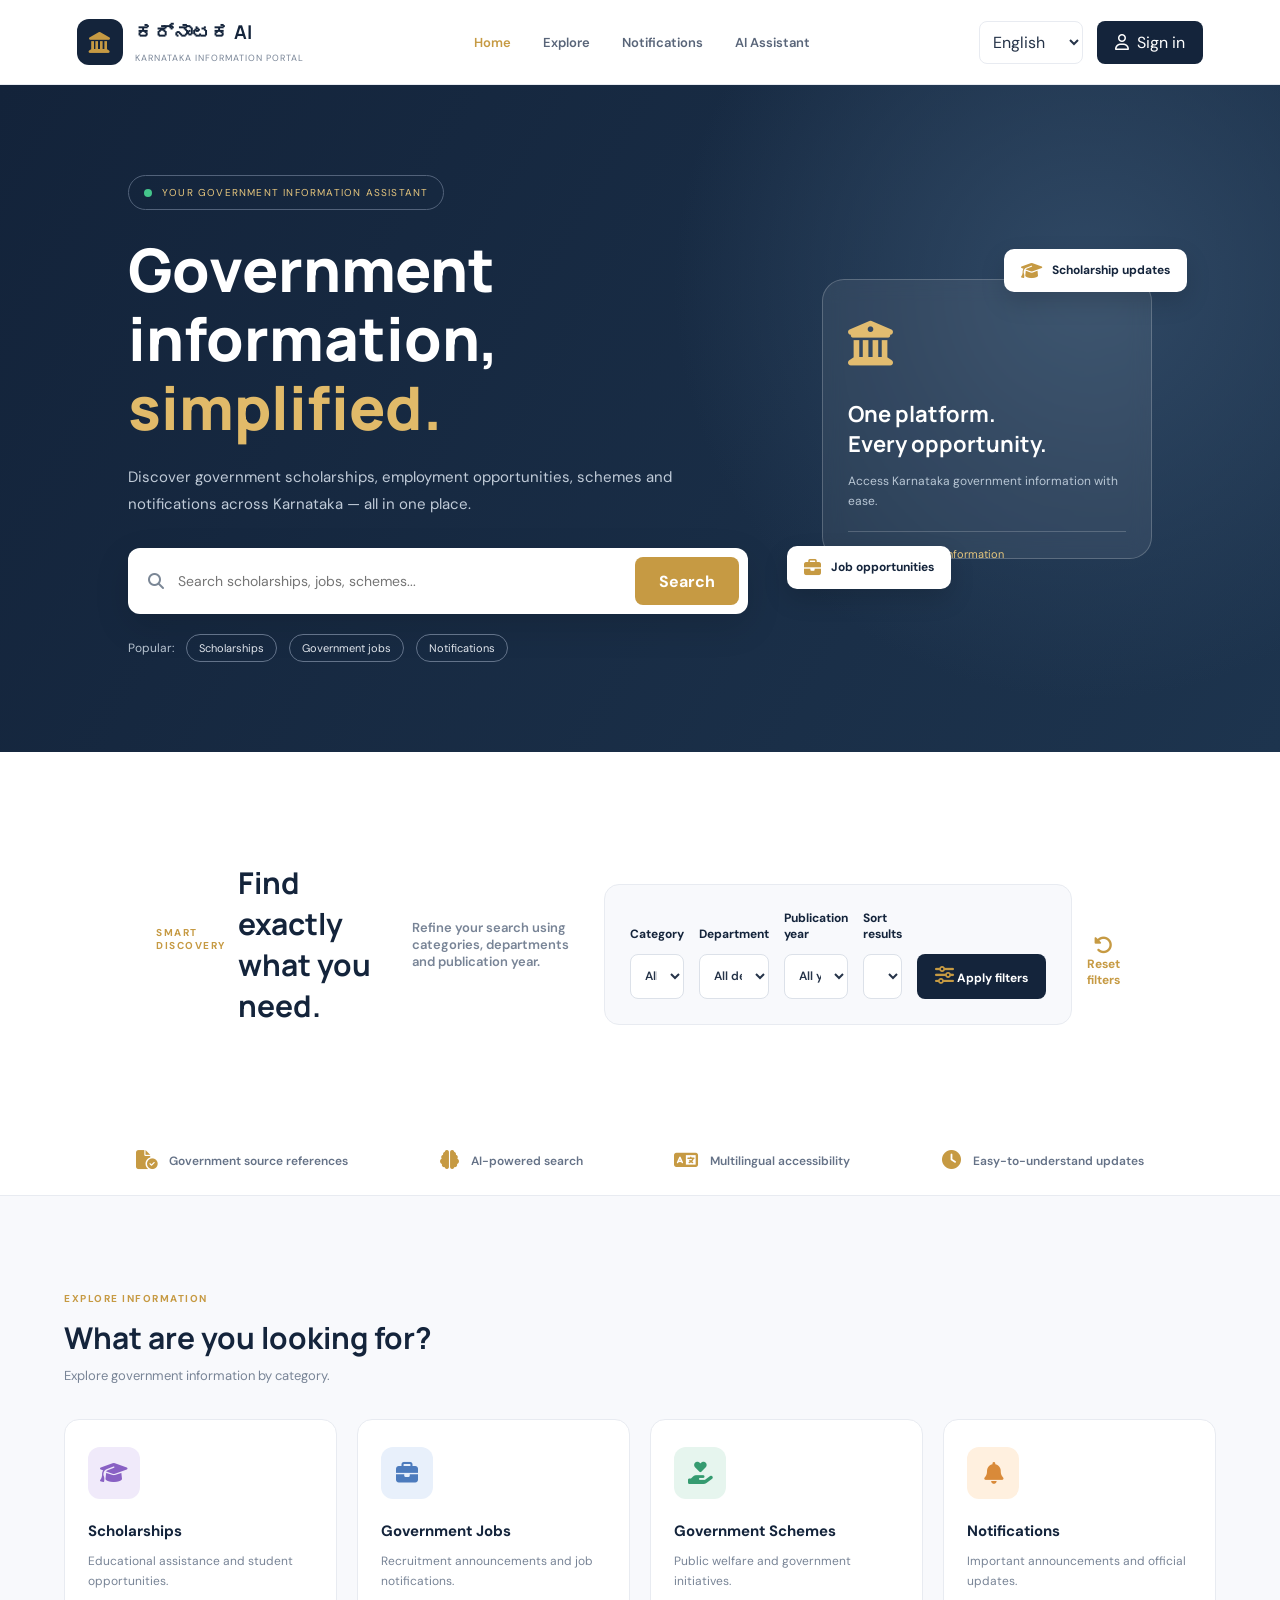
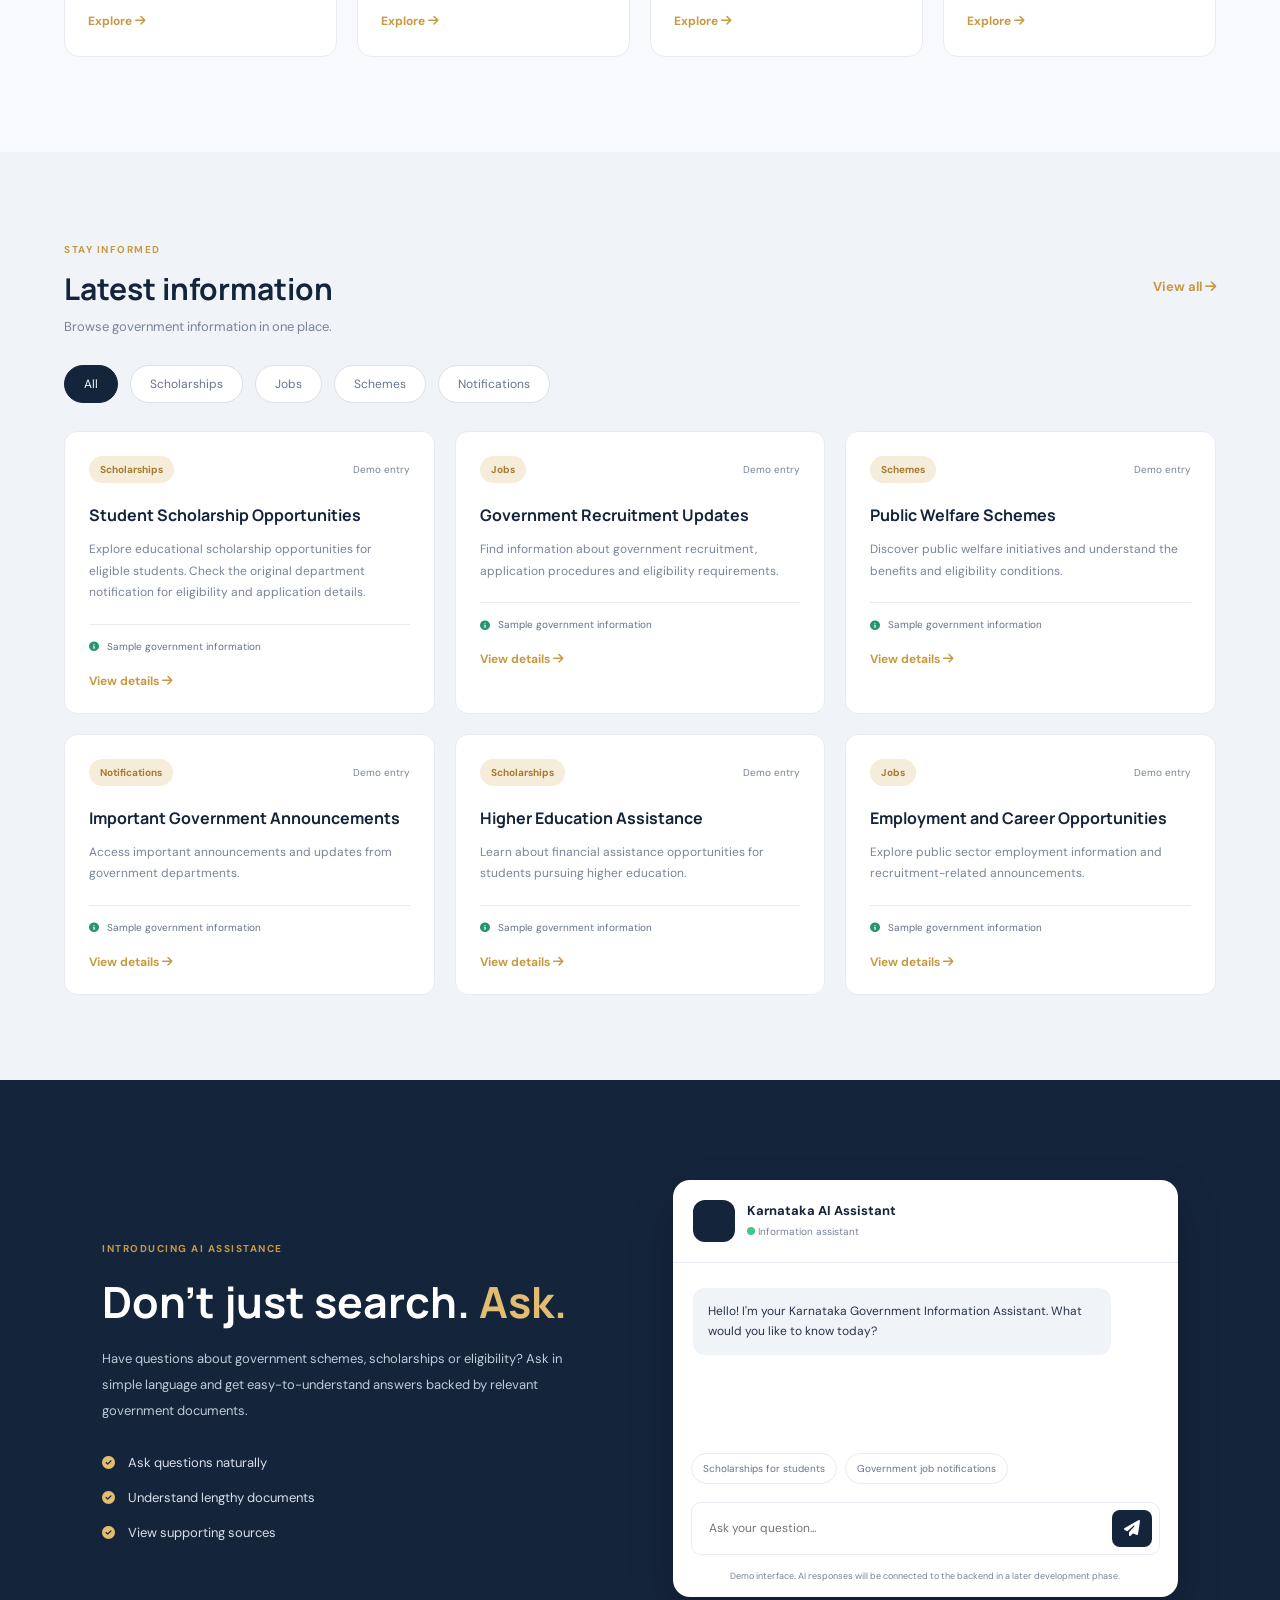
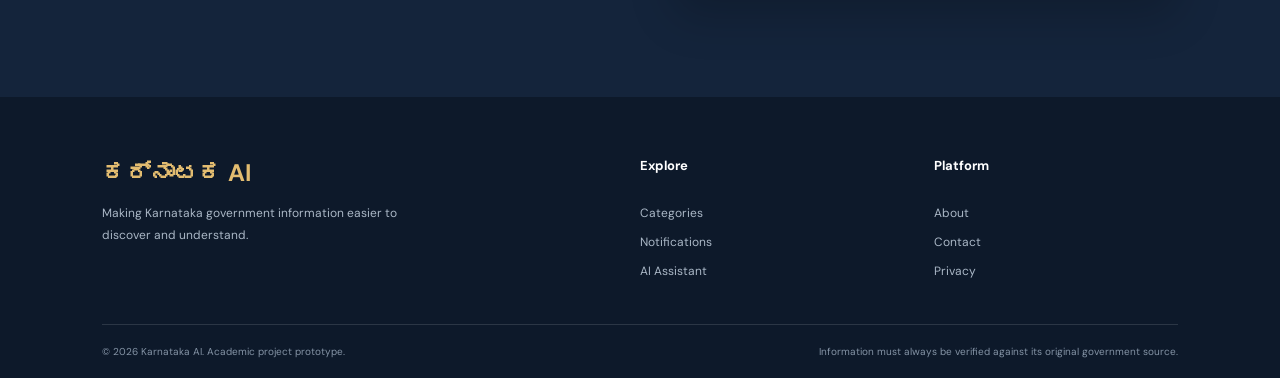
<file: ai platform/frontend/index.html>
<!DOCTYPE html>
<html lang="en">
<head>
    <meta charset="UTF-8">
    <meta name="viewport" content="width=device-width, initial-scale=1.0">

    <title>Karnataka AI | Government Information Assistant</title>

    <link rel="stylesheet" href="style.css">

    <!-- Google Fonts -->
    <link rel="preconnect" href="https://fonts.googleapis.com">
    <link rel="preconnect" href="https://fonts.gstatic.com" crossorigin>
    <link href="https://fonts.googleapis.com/css2?family=DM+Sans:wght@400;500;600;700&family=Manrope:wght@400;500;600;700;800&display=swap" rel="stylesheet">

    <!-- Icons -->
    <link rel="stylesheet"
          href="https://cdnjs.cloudflare.com/ajax/libs/font-awesome/6.5.2/css/all.min.css">
</head>

<body>

    <!-- NAVIGATION BAR -->
    <header class="navbar">

        <div class="brand">
            <div class="brand-icon">
                <i class="fa-solid fa-landmark"></i>
            </div>

            <div class="brand-name">
                <h2>ಕರ್ನಾಟಕ AI</h2>
                <span>KARNATAKA INFORMATION PORTAL</span>
            </div>
        </div>

        <nav class="nav-links">
            <a href="#home" class="active">Home</a>
            <a href="#categories">Explore</a>
            <a href="#notifications">Notifications</a>
            <a href="#assistant">AI Assistant</a>
        </nav>

        <div class="nav-actions">

            <select id="languageSelect" aria-label="Select language">
                <option value="en">English</option>
                <option value="kn">ಕನ್ನಡ</option>
            </select>

            <button class="login-btn" id="loginBtn">
                <i class="fa-regular fa-user"></i>
                Sign in
            </button>

        </div>

        <button class="menu-toggle" id="menuToggle"
                aria-label="Toggle navigation">
            <i class="fa-solid fa-bars"></i>
        </button>

    </header>


    <!-- HERO SECTION -->
    <main>

        <section class="hero" id="home">

            <div class="hero-content">

                <div class="hero-tag">
                    <span class="status-dot"></span>
                    YOUR GOVERNMENT INFORMATION ASSISTANT
                </div>

                <h1>
                    Government information,
                    <span>simplified.</span>
                </h1>

                <p class="hero-description">
                    Discover government scholarships, employment opportunities,
                    schemes and notifications across Karnataka — all in one place.
                </p>

                <!-- SEARCH -->
                <form class="search-container" id="searchForm">

                    <i class="fa-solid fa-magnifying-glass"></i>

                    <input
                        type="text"
                        id="searchInput"
                        placeholder="Search scholarships, jobs, schemes..."
                        autocomplete="off"
                    >

                    <button type="submit">Search</button>

                </form>

                <div class="popular-searches">
                    <span>Popular:</span>
                    <button type="button" class="search-suggestion"
                            data-query="Scholarships">Scholarships</button>
                    <button type="button" class="search-suggestion"
                            data-query="Government jobs">Government jobs</button>
                    <button type="button" class="search-suggestion"
                            data-query="Notifications">Notifications</button>
                </div>

            </div>

            <div class="hero-illustration">

                <div class="illustration-card main-illustration">
                    <div class="illustration-icon">
                        <i class="fa-solid fa-building-columns"></i>
                    </div>
                    <h3>One platform.</h3>
                    <h3>Every opportunity.</h3>
                    <p>Access Karnataka government information with ease.</p>

                    <div class="illustration-bottom">
                        <i class="fa-solid fa-shield-halved"></i>
                        Source-backed information
                    </div>
                </div>

                <div class="floating-card floating-top">
                    <i class="fa-solid fa-graduation-cap"></i>
                    Scholarship updates
                </div>

                <div class="floating-card floating-bottom">
                    <i class="fa-solid fa-briefcase"></i>
                    Job opportunities
                </div>

            </div>

        </section>


        <!-- TRUST STRIP -->
        <section class="trust-strip">
            <!-- ADVANCED SEARCH SECTION -->

<section class="advanced-search-section" id="advancedSearch">

    <div class="advanced-search-container">

        <div class="advanced-search-heading">
            <span class="section-label">SMART DISCOVERY</span>
            <h2>Find exactly what you need.</h2>
            <p>Refine your search using categories, departments and publication year.</p>
        </div>

        <form id="advancedSearchForm" class="advanced-search-form">

            <div class="advanced-input">
                <label for="advancedCategory">Category</label>

                <select id="advancedCategory">
                    <option value="All">All categories</option>
                    <option value="Scholarships">Scholarships</option>
                    <option value="Jobs">Government Jobs</option>
                    <option value="Schemes">Government Schemes</option>
                    <option value="Notifications">Notifications</option>
                </select>
            </div>

            <div class="advanced-input">
                <label for="departmentFilter">Department</label>

                <select id="departmentFilter">
                    <option value="All">All departments</option>
                    <option value="Education">Education</option>
                    <option value="Recruitment">Recruitment</option>
                    <option value="Social Welfare">Social Welfare</option>
                    <option value="General Administration">General Administration</option>
                </select>
            </div>

            <div class="advanced-input">
                <label for="yearFilter">Publication year</label>

                <select id="yearFilter">
                    <option value="All">All years</option>
                    <option value="2026">2026</option>
                    <option value="2025">2025</option>
                </select>
            </div>

            <div class="advanced-input">
                <label for="sortFilter">Sort results</label>

                <select id="sortFilter">
                    <option value="relevant">Most relevant</option>
                    <option value="newest">Newest first</option>
                    <option value="oldest">Oldest first</option>
                    <option value="az">Title A–Z</option>
                </select>
            </div>

            <button type="submit" class="advanced-search-btn">
                <i class="fa-solid fa-sliders"></i>
                Apply filters
            </button>

        </form>

        <button type="button" id="resetAdvancedSearch"
                class="reset-search-btn">
            <i class="fa-solid fa-rotate-left"></i>
            Reset filters
        </button>

    </div>

</section>

            <div>
                <i class="fa-solid fa-file-circle-check"></i>
                <span>Government source references</span>
            </div>

            <div>
                <i class="fa-solid fa-brain"></i>
                <span>AI-powered search</span>
            </div>

            <div>
                <i class="fa-solid fa-language"></i>
                <span>Multilingual accessibility</span>
            </div>

            <div>
                <i class="fa-solid fa-clock"></i>
                <span>Easy-to-understand updates</span>
            </div>

        </section>


        <!-- CATEGORY SECTION -->
        <section class="categories section-container" id="categories">

            <div class="section-heading">
                <div>
                    <span class="section-label">EXPLORE INFORMATION</span>
                    <h2>What are you looking for?</h2>
                    <p>Explore government information by category.</p>
                </div>
            </div>

            <div class="category-grid">

                <button class="category-card" data-category="Scholarships">
                    <div class="category-icon purple">
                        <i class="fa-solid fa-graduation-cap"></i>
                    </div>
                    <h3>Scholarships</h3>
                    <p>Educational assistance and student opportunities.</p>
                    <span>Explore <i class="fa-solid fa-arrow-right"></i></span>
                </button>

                <button class="category-card" data-category="Jobs">
                    <div class="category-icon blue">
                        <i class="fa-solid fa-briefcase"></i>
                    </div>
                    <h3>Government Jobs</h3>
                    <p>Recruitment announcements and job notifications.</p>
                    <span>Explore <i class="fa-solid fa-arrow-right"></i></span>
                </button>

                <button class="category-card" data-category="Schemes">
                    <div class="category-icon green">
                        <i class="fa-solid fa-hand-holding-heart"></i>
                    </div>
                    <h3>Government Schemes</h3>
                    <p>Public welfare and government initiatives.</p>
                    <span>Explore <i class="fa-solid fa-arrow-right"></i></span>
                </button>

                <button class="category-card" data-category="Notifications">
                    <div class="category-icon orange">
                        <i class="fa-solid fa-bell"></i>
                    </div>
                    <h3>Notifications</h3>
                    <p>Important announcements and official updates.</p>
                    <span>Explore <i class="fa-solid fa-arrow-right"></i></span>
                </button>

            </div>

        </section>


        <!-- NOTIFICATIONS SECTION -->
        <section class="notifications-section" id="notifications">

            <div class="section-container">

                <div class="notification-heading">

                    <div>
                        <span class="section-label">STAY INFORMED</span>
                        <h2>Latest information</h2>
                        <p>Browse government information in one place.</p>
                    </div>

                    <button class="view-all-btn" id="viewAllBtn">
                        View all <i class="fa-solid fa-arrow-right"></i>
                    </button>

                </div>


                <!-- FILTER BUTTONS -->
                <div class="filter-container">

                    <button class="filter-btn active"
                            data-filter="All">All</button>

                    <button class="filter-btn"
                            data-filter="Scholarships">Scholarships</button>

                    <button class="filter-btn"
                            data-filter="Jobs">Jobs</button>

                    <button class="filter-btn"
                            data-filter="Schemes">Schemes</button>

                    <button class="filter-btn"
                            data-filter="Notifications">Notifications</button>

                </div>


                <!-- CARDS WILL BE GENERATED USING JAVASCRIPT -->
                <div class="notification-grid" id="notificationGrid">
                </div>

                <p class="empty-message" id="emptyMessage" hidden>
                    No matching information found.
                </p>

            </div>

        </section>


        <!-- AI ASSISTANT SECTION -->
        <section class="assistant-section" id="assistant">

            <div class="assistant-container">

                <div class="assistant-content">

                    <span class="section-label">INTRODUCING AI ASSISTANCE</span>

                    <h2>
                        Don't just search.
                        <span>Ask.</span>
                    </h2>

                    <p>
                        Have questions about government schemes, scholarships
                        or eligibility? Ask in simple language and get
                        easy-to-understand answers backed by relevant
                        government documents.
                    </p>

                    <div class="assistant-features">

                        <div>
                            <i class="fa-solid fa-check-circle"></i>
                            Ask questions naturally
                        </div>

                        <div>
                            <i class="fa-solid fa-check-circle"></i>
                            Understand lengthy documents
                        </div>

                        <div>
                            <i class="fa-solid fa-check-circle"></i>
                            View supporting sources
                        </div>

                    </div>

                </div>


                <!-- CHAT INTERFACE -->
                <div class="chat-box">

                    <div class="chat-header">

                        <div class="chat-avatar">
                            <i class="fa-solid fa-sparkles"></i>
                        </div>

                        <div>
                            <h3>Karnataka AI Assistant</h3>
                            <span><span class="status-dot"></span> Information assistant</span>
                        </div>

                    </div>


                    <div class="chat-messages" id="chatMessages">

                        <div class="bot-message">
                            Hello! I'm your Karnataka Government
                            Information Assistant. What would you like
                            to know today?
                        </div>

                    </div>


                    <div class="suggested-questions">

                        <button type="button"
                                data-question="What scholarships are available for students?">
                            Scholarships for students
                        </button>

                        <button type="button"
                                data-question="How can I find government job notifications?">
                            Government job notifications
                        </button>

                    </div>


                    <form class="chat-input-area" id="chatForm">

                        <input
                            type="text"
                            id="chatInput"
                            placeholder="Ask your question..."
                            autocomplete="off"
                        >

                        <button type="submit" aria-label="Send message">
                            <i class="fa-solid fa-paper-plane"></i>
                        </button>

                    </form>

                    <p class="chat-disclaimer">
                        Demo interface. AI responses will be connected to
                        the backend in a later development phase.
                    </p>

                </div>

            </div>

        </section>


        <!-- FOOTER -->
        <footer class="footer">

            <div class="footer-main">

                <div class="footer-brand">
                    <h2>ಕರ್ನಾಟಕ AI</h2>
                    <p>
                        Making Karnataka government information
                        easier to discover and understand.
                    </p>
                </div>

                <div>
                    <h4>Explore</h4>
                    <a href="#categories">Categories</a>
                    <a href="#notifications">Notifications</a>
                    <a href="#assistant">AI Assistant</a>
                </div>

                <div>
                    <h4>Platform</h4>
                    <a href="#home">About</a>
                    <a href="#home">Contact</a>
                    <a href="#home">Privacy</a>
                </div>

            </div>

            <div class="footer-bottom">
                <p>© 2026 Karnataka AI. Academic project prototype.</p>
                <p>Information must always be verified against its original government source.</p>
            </div>

        </footer>

    </main>

    <script src="script.js"></script>

</body>
</html>
</file>
<file: ai platform/frontend/style.css>
/* =====================================
   1. GLOBAL SETTINGS
===================================== */

:root {
    --navy: #14243b;
    --navy-light: #203650;
    --gold: #c69a43;
    --gold-light: #f5ecd9;
    --background: #f8f9fc;
    --white: #ffffff;
    --text: #263449;
    --muted: #788496;
    --border: #e8ebf1;
    --green: #24956e;
}

* {
    margin: 0;
    padding: 0;
    box-sizing: border-box;
}

html {
    scroll-behavior: smooth;
}

body {
    font-family: 'DM Sans', sans-serif;
    background: var(--background);
    color: var(--text);
}

button, input, select {
    font: inherit;
}

button {
    cursor: pointer;
}

a {
    text-decoration: none;
    color: inherit;
}

.section-container {
    width: min(1180px, 90%);
    margin: auto;
}


/* =====================================
   2. NAVIGATION BAR
===================================== */

.navbar {
    height: 85px;
    background: var(--white);
    display: flex;
    align-items: center;
    justify-content: space-between;
    padding: 0 6%;
    border-bottom: 1px solid var(--border);
    position: sticky;
    top: 0;
    z-index: 100;
}

.brand {
    display: flex;
    align-items: center;
    gap: 12px;
}

.brand-icon {
    height: 46px;
    width: 46px;
    border-radius: 12px;
    background: var(--navy);
    color: var(--gold);
    display: grid;
    place-items: center;
    font-size: 21px;
}

.brand-name h2 {
    font-family: 'Manrope', sans-serif;
    font-size: 19px;
    color: var(--navy);
}

.brand-name span {
    font-size: 9px;
    letter-spacing: 1px;
    color: var(--muted);
}

.nav-links {
    display: flex;
    gap: 32px;
}

.nav-links a {
    font-size: 13px;
    color: #596579;
    font-weight: 600;
    transition: 0.2s;
}

.nav-links a:hover,
.nav-links a.active {
    color: var(--gold);
}

.nav-actions {
    display: flex;
    align-items: center;
    gap: 14px;
}

.nav-actions select {
    border: 1px solid var(--border);
    padding: 9px;
    border-radius: 8px;
    background: white;
    color: var(--text);
}

.login-btn {
    background: var(--navy);
    color: white;
    border: none;
    padding: 11px 18px;
    border-radius: 8px;
    display: flex;
    gap: 8px;
    align-items: center;
}

.menu-toggle {
    display: none;
    border: none;
    background: none;
    font-size: 23px;
    color: var(--navy);
}


/* =====================================
   3. HERO SECTION
===================================== */

.hero {
    min-height: 570px;
    background:
        radial-gradient(circle at 85% 30%, #304965 0%, transparent 35%),
        linear-gradient(120deg, #13233a, #1d344e);
    color: white;
    padding: 90px 10%;
    display: flex;
    align-items: center;
    justify-content: space-between;
    gap: 50px;
}

.hero-content {
    max-width: 620px;
}

.hero-tag {
    display: inline-flex;
    align-items: center;
    gap: 10px;
    padding: 10px 15px;
    border: 1px solid #52627a;
    border-radius: 30px;
    color: #e7c77e;
    font-size: 10px;
    letter-spacing: 1.2px;
    margin-bottom: 25px;
}

.status-dot {
    display: inline-block;
    height: 8px;
    width: 8px;
    background: #44c58b;
    border-radius: 50%;
}

.hero h1 {
    font-family: 'Manrope', sans-serif;
    font-size: clamp(38px, 5vw, 60px);
    line-height: 1.15;
    font-weight: 800;
}

.hero h1 span {
    color: #e1ba69;
}

.hero-description {
    color: #c0cbd8;
    font-size: 15px;
    line-height: 1.8;
    margin: 22px 0 30px;
    max-width: 560px;
}

.search-container {
    background: white;
    height: 66px;
    padding: 8px 9px 8px 20px;
    display: flex;
    align-items: center;
    border-radius: 12px;
    gap: 14px;
    box-shadow: 0 12px 35px #00000020;
}

.search-container > i {
    color: #7b8796;
}

.search-container input {
    border: none;
    outline: none;
    flex: 1;
    min-width: 0;
    font-size: 14px;
    color: var(--text);
}

.search-container button {
    height: 48px;
    padding: 0 24px;
    border: none;
    border-radius: 8px;
    background: var(--gold);
    color: white;
    font-weight: 700;
}

.popular-searches {
    margin-top: 20px;
    display: flex;
    gap: 12px;
    align-items: center;
    flex-wrap: wrap;
    font-size: 12px;
    color: #b7c3d0;
}

.search-suggestion {
    background: transparent;
    border: 1px solid #63738a;
    color: #e2e7ed;
    padding: 6px 12px;
    border-radius: 20px;
    font-size: 11px;
}

.search-suggestion:hover {
    background: #ffffff20;
}


/* =====================================
   4. HERO ILLUSTRATION
===================================== */

.hero-illustration {
    width: 330px;
    height: 340px;
    position: relative;
    flex-shrink: 0;
}

.main-illustration {
    height: 280px;
    background: #ffffff12;
    border: 1px solid #ffffff35;
    border-radius: 22px;
    padding: 35px 25px;
    backdrop-filter: blur(10px);
    position: absolute;
    top: 30px;
    width: 100%;
}

.illustration-icon {
    font-size: 45px;
    color: #e2bc70;
    margin-bottom: 25px;
}

.main-illustration h3 {
    font-family: 'Manrope', sans-serif;
    font-size: 22px;
}

.main-illustration p {
    color: #b9c7d5;
    font-size: 12px;
    margin-top: 12px;
    line-height: 1.7;
}

.illustration-bottom {
    border-top: 1px solid #ffffff30;
    margin-top: 20px;
    padding-top: 15px;
    color: #e7c77e;
    font-size: 11px;
}

.floating-card {
    position: absolute;
    background: white;
    color: var(--navy);
    padding: 13px 17px;
    border-radius: 10px;
    box-shadow: 0 10px 25px #00000025;
    font-size: 12px;
    font-weight: 700;
    display: flex;
    gap: 10px;
    align-items: center;
}

.floating-card i {
    color: var(--gold);
    font-size: 17px;
}

.floating-top {
    top: 0;
    right: -35px;
}

.floating-bottom {
    bottom: 0;
    left: -35px;
}


/* =====================================
   5. TRUST STRIP
===================================== */

.trust-strip {
    display: flex;
    justify-content: space-evenly;
    flex-wrap: wrap;
    background: white;
    padding: 25px 5%;
    border-bottom: 1px solid var(--border);
    gap: 20px;
}

.trust-strip div {
    display: flex;
    align-items: center;
    gap: 12px;
    font-size: 12px;
    font-weight: 600;
    color: #657287;
}

.trust-strip i {
    color: var(--gold);
    font-size: 19px;
}


/* =====================================
   6. SECTION HEADINGS
===================================== */

.section-heading {
    margin-bottom: 35px;
}

.section-label {
    font-size: 10px;
    font-weight: 700;
    letter-spacing: 1.5px;
    color: var(--gold);
}

.section-heading h2,
.notification-heading h2 {
    font-family: 'Manrope', sans-serif;
    font-size: 30px;
    color: var(--navy);
    margin-top: 10px;
}

.section-heading p,
.notification-heading p {
    color: var(--muted);
    font-size: 13px;
    margin-top: 9px;
}


/* =====================================
   7. CATEGORY SECTION
===================================== */

.categories {
    padding-top: 90px;
    padding-bottom: 95px;
}

.category-grid {
    display: grid;
    grid-template-columns: repeat(4, 1fr);
    gap: 20px;
}

.category-card {
    background: white;
    border: 1px solid var(--border);
    padding: 27px 23px;
    border-radius: 15px;
    text-align: left;
    transition: 0.3s;
}

.category-card:hover {
    transform: translateY(-6px);
    border-color: #d7bd87;
    box-shadow: 0 15px 30px #14243b10;
}

.category-icon {
    width: 52px;
    height: 52px;
    display: grid;
    place-items: center;
    border-radius: 12px;
    font-size: 22px;
    margin-bottom: 22px;
}

.purple {
    background: #f0eafa;
    color: #8961c4;
}

.blue {
    background: #e8f0fb;
    color: #4c7bbd;
}

.green {
    background: #e6f5ee;
    color: #359b70;
}

.orange {
    background: #fff0df;
    color: #d98a39;
}

.category-card h3 {
    color: var(--navy);
    font-size: 15px;
    margin-bottom: 10px;
}

.category-card p {
    color: var(--muted);
    font-size: 12px;
    line-height: 1.7;
    min-height: 42px;
}

.category-card > span {
    display: block;
    margin-top: 20px;
    font-size: 12px;
    font-weight: 700;
    color: var(--gold);
}


/* =====================================
   8. NOTIFICATIONS SECTION
===================================== */

.notifications-section {
    background: #f0f3f8;
    padding: 85px 0;
}

.notification-heading {
    display: flex;
    align-items: center;
    justify-content: space-between;
    margin-bottom: 30px;
}

.view-all-btn {
    border: none;
    background: transparent;
    color: var(--gold);
    font-weight: 700;
    font-size: 13px;
}

.filter-container {
    display: flex;
    gap: 12px;
    flex-wrap: wrap;
    margin-bottom: 28px;
}

.filter-btn {
    border: 1px solid #dce1e9;
    background: white;
    padding: 10px 19px;
    border-radius: 30px;
    color: #687589;
    font-size: 12px;
}

.filter-btn.active,
.filter-btn:hover {
    background: var(--navy);
    color: white;
    border-color: var(--navy);
}

.notification-grid {
    display: grid;
    grid-template-columns: repeat(3, 1fr);
    gap: 20px;
}

.notification-card {
    background: white;
    padding: 24px;
    border: 1px solid var(--border);
    border-radius: 13px;
    transition: 0.3s;
}

.notification-card:hover {
    transform: translateY(-4px);
    box-shadow: 0 12px 25px #14243b10;
}

.notification-meta {
    display: flex;
    justify-content: space-between;
    align-items: center;
    margin-bottom: 20px;
}

.category-tag {
    background: var(--gold-light);
    color: #a57b2e;
    font-size: 10px;
    font-weight: 700;
    padding: 7px 11px;
    border-radius: 20px;
}

.notification-date {
    font-size: 10px;
    color: var(--muted);
}

.notification-card h3 {
    font-family: 'Manrope', sans-serif;
    color: var(--navy);
    font-size: 16px;
    line-height: 1.5;
    margin-bottom: 12px;
}

.notification-card p {
    color: var(--muted);
    font-size: 12px;
    line-height: 1.8;
}

.notification-source {
    display: flex;
    align-items: center;
    gap: 8px;
    color: #657287;
    font-size: 10px;
    margin-top: 20px;
    padding-top: 15px;
    border-top: 1px solid var(--border);
}

.notification-source i {
    color: var(--green);
}

.notification-footer {
    display: flex;
    justify-content: space-between;
    align-items: center;
    margin-top: 20px;
}

.read-more {
    background: transparent;
    border: none;
    color: var(--gold);
    font-size: 12px;
    font-weight: 700;
}

.empty-message {
    text-align: center;
    color: var(--muted);
    padding: 30px;
}


/* =====================================
   9. AI ASSISTANT SECTION
===================================== */

.assistant-section {
    background: var(--navy);
    padding: 100px 8%;
    color: white;
}

.assistant-container {
    max-width: 1150px;
    margin: auto;
    display: grid;
    grid-template-columns: 1fr 1fr;
    align-items: center;
    gap: 65px;
}

.assistant-content h2 {
    font-family: 'Manrope', sans-serif;
    font-size: 43px;
    margin: 15px 0;
}

.assistant-content h2 span {
    color: #e2bc70;
}

.assistant-content > p {
    color: #c0cbd8;
    font-size: 13px;
    line-height: 2;
    max-width: 470px;
}

.assistant-features {
    display: grid;
    gap: 18px;
    margin-top: 30px;
    font-size: 13px;
    color: #d9e0e8;
}

.assistant-features i {
    color: #e2bc70;
    margin-right: 10px;
}


/* =====================================
   10. CHAT BOX
===================================== */

.chat-box {
    background: white;
    border-radius: 17px;
    overflow: hidden;
    box-shadow: 0 20px 45px #00000030;
}

.chat-header {
    display: flex;
    align-items: center;
    gap: 12px;
    padding: 20px;
    border-bottom: 1px solid var(--border);
}

.chat-avatar {
    width: 42px;
    height: 42px;
    background: var(--navy);
    color: #e2bc70;
    border-radius: 12px;
    display: grid;
    place-items: center;
    font-size: 19px;
}

.chat-header h3 {
    color: var(--navy);
    font-size: 13px;
}

.chat-header span {
    color: var(--muted);
    font-size: 10px;
}

.chat-messages {
    padding: 25px 20px;
    min-height: 190px;
    max-height: 300px;
    overflow-y: auto;
    display: flex;
    flex-direction: column;
    gap: 15px;
}

.bot-message,
.user-message {
    max-width: 90%;
    padding: 13px 15px;
    border-radius: 12px;
    font-size: 12px;
    line-height: 1.7;
}

.bot-message {
    align-self: flex-start;
    background: #f0f3f8;
    color: var(--text);
}

.user-message {
    align-self: flex-end;
    background: var(--navy);
    color: white;
}

.suggested-questions {
    display: flex;
    flex-wrap: wrap;
    gap: 8px;
    padding: 0 18px 18px;
}

.suggested-questions button {
    background: white;
    border: 1px solid var(--border);
    border-radius: 20px;
    padding: 8px 11px;
    font-size: 10px;
    color: #687589;
}

.chat-input-area {
    border: 1px solid var(--border);
    border-radius: 10px;
    margin: 0 18px;
    padding: 7px;
    display: flex;
    gap: 8px;
}

.chat-input-area input {
    border: none;
    outline: none;
    flex: 1;
    min-width: 0;
    padding-left: 10px;
    font-size: 12px;
    color: var(--text);
}

.chat-input-area button {
    height: 37px;
    width: 40px;
    border: none;
    border-radius: 8px;
    background: var(--navy);
    color: white;
}

.chat-disclaimer {
    text-align: center;
    color: var(--muted);
    font-size: 9px;
    padding: 15px 10px;
}


/* =====================================
   11. FOOTER
===================================== */

.footer {
    background: #0d192a;
    color: white;
    padding: 60px 8% 20px;
}

.footer-main {
    max-width: 1150px;
    margin: auto;
    display: grid;
    grid-template-columns: 2fr 1fr 1fr;
    gap: 50px;
    padding-bottom: 45px;
}

.footer-brand h2 {
    color: #e2bc70;
    margin-bottom: 15px;
}

.footer-brand p {
    color: #aab7c6;
    font-size: 12px;
    line-height: 1.8;
    max-width: 300px;
}

.footer-main h4 {
    margin-bottom: 18px;
    font-size: 13px;
}

.footer-main > div:not(:first-child) {
    display: flex;
    flex-direction: column;
    gap: 13px;
}

.footer-main a {
    color: #aab7c6;
    font-size: 12px;
}

.footer-main a:hover {
    color: #e2bc70;
}

.footer-bottom {
    border-top: 1px solid #ffffff20;
    padding-top: 20px;
    display: flex;
    justify-content: space-between;
    flex-wrap: wrap;
    gap: 12px;
    color: #8594a6;
    font-size: 10px;
}


/* =====================================
   12. RESPONSIVE DESIGN
===================================== */

@media (max-width: 1000px) {

    .nav-links {
        gap: 15px;
    }

    .hero {
        padding: 75px 6%;
    }

    .hero-illustration {
        width: 280px;
    }

    .category-grid {
        grid-template-columns: repeat(2, 1fr);
    }

    .notification-grid {
        grid-template-columns: repeat(2, 1fr);
    }

}

@media (max-width: 760px) {

    .navbar {
        height: 75px;
        padding: 0 5%;
    }

    .nav-links {
        display: none;
        position: absolute;
        top: 75px;
        left: 0;
        width: 100%;
        background: white;
        padding: 25px;
        flex-direction: column;
        border-bottom: 1px solid var(--border);
    }

    .nav-links.show {
        display: flex;
    }

    .nav-actions {
        margin-left: auto;
        margin-right: 15px;
    }

    .login-btn {
        display: none;
    }

    .menu-toggle {
        display: block;
    }

    .hero {
        flex-direction: column;
        align-items: flex-start;
        padding: 65px 7%;
    }

    .hero-illustration {
        width: min(100%, 330px);
        align-self: center;
        margin-top: 25px;
    }

    .trust-strip {
        justify-content: flex-start;
        padding: 25px 8%;
    }

    .assistant-container {
        grid-template-columns: 1fr;
    }

    .assistant-content h2 {
        font-size: 35px;
    }

    .footer-main {
        grid-template-columns: 1fr 1fr;
    }

    .footer-brand {
        grid-column: span 2;
    }

}

@media (max-width: 520px) {

    .brand-name h2 {
        font-size: 16px;
    }

    .brand-name span {
        font-size: 7px;
    }

    .nav-actions select {
        font-size: 11px;
        padding: 7px;
    }

    .hero h1 {
        font-size: 39px;
    }

    .search-container {
        height: auto;
        flex-wrap: wrap;
        padding: 12px;
    }

    .search-container input {
        font-size: 12px;
    }

    .search-container button {
        width: 100%;
    }

    .category-grid,
    .notification-grid {
        grid-template-columns: 1fr;
    }

    .notification-heading {
        align-items: flex-start;
        gap: 15px;
    }

    .section-heading h2,
    .notification-heading h2 {
        font-size: 24px;
    }

    .assistant-section {
        padding: 70px 6%;
    }

    .footer-main {
        grid-template-columns: 1fr;
    }

    .footer-brand {
        grid-column: auto;
    }

    .footer-bottom {
        flex-direction: column;
    }

    }
    /* =====================================
   PHASE 2: ADVANCED SEARCH
===================================== */

.advanced-search-section {
    padding: 75px 8%;
    background: #ffffff;
}

.advanced-search-container {
    max-width: 1150px;
    margin: auto;
}

.advanced-search-heading {
    margin-bottom: 30px;
}

.advanced-search-heading h2 {
    font-family: 'Manrope', sans-serif;
    font-size: 30px;
    color: var(--navy);
    margin-top: 10px;
}

.advanced-search-heading p {
    color: var(--muted);
    font-size: 13px;
    margin-top: 10px;
}

.advanced-search-form {
    display: grid;
    grid-template-columns: repeat(4, 1fr) auto;
    gap: 15px;
    align-items: end;
    background: #f8f9fc;
    border: 1px solid var(--border);
    padding: 25px;
    border-radius: 15px;
}

.advanced-input {
    display: flex;
    flex-direction: column;
    gap: 10px;
}

.advanced-input label {
    font-size: 12px;
    font-weight: 700;
    color: var(--navy);
}

.advanced-input select {
    width: 100%;
    height: 45px;
    background: white;
    border: 1px solid #dce1e9;
    border-radius: 8px;
    padding: 0 10px;
    outline: none;
    color: var(--text);
    font-size: 12px;
}

.advanced-input select:focus {
    border-color: var(--gold);
}

.advanced-search-btn {
    height: 45px;
    padding: 0 18px;
    background: var(--navy);
    color: white;
    border: none;
    border-radius: 8px;
    font-size: 12px;
    font-weight: 700;
    white-space: nowrap;
    transition: 0.2s;
}

.advanced-search-btn:hover {
    background: var(--navy-light);
}

.reset-search-btn {
    margin-top: 15px;
    background: transparent;
    border: none;
    color: var(--gold);
    font-size: 12px;
    font-weight: 700;
}

@media (max-width: 1000px) {
    .advanced-search-form {
        grid-template-columns: repeat(2, 1fr);
    }
}

@media (max-width: 520px) {
    .advanced-search-section {
        padding: 55px 6%;
    }

    .advanced-search-heading h2 {
        font-size: 24px;
    }

    .advanced-search-form {
        grid-template-columns: 1fr;
        padding: 18px;
    }

    .advanced-search-btn {
        width: 100%;
    }
}
</file>
